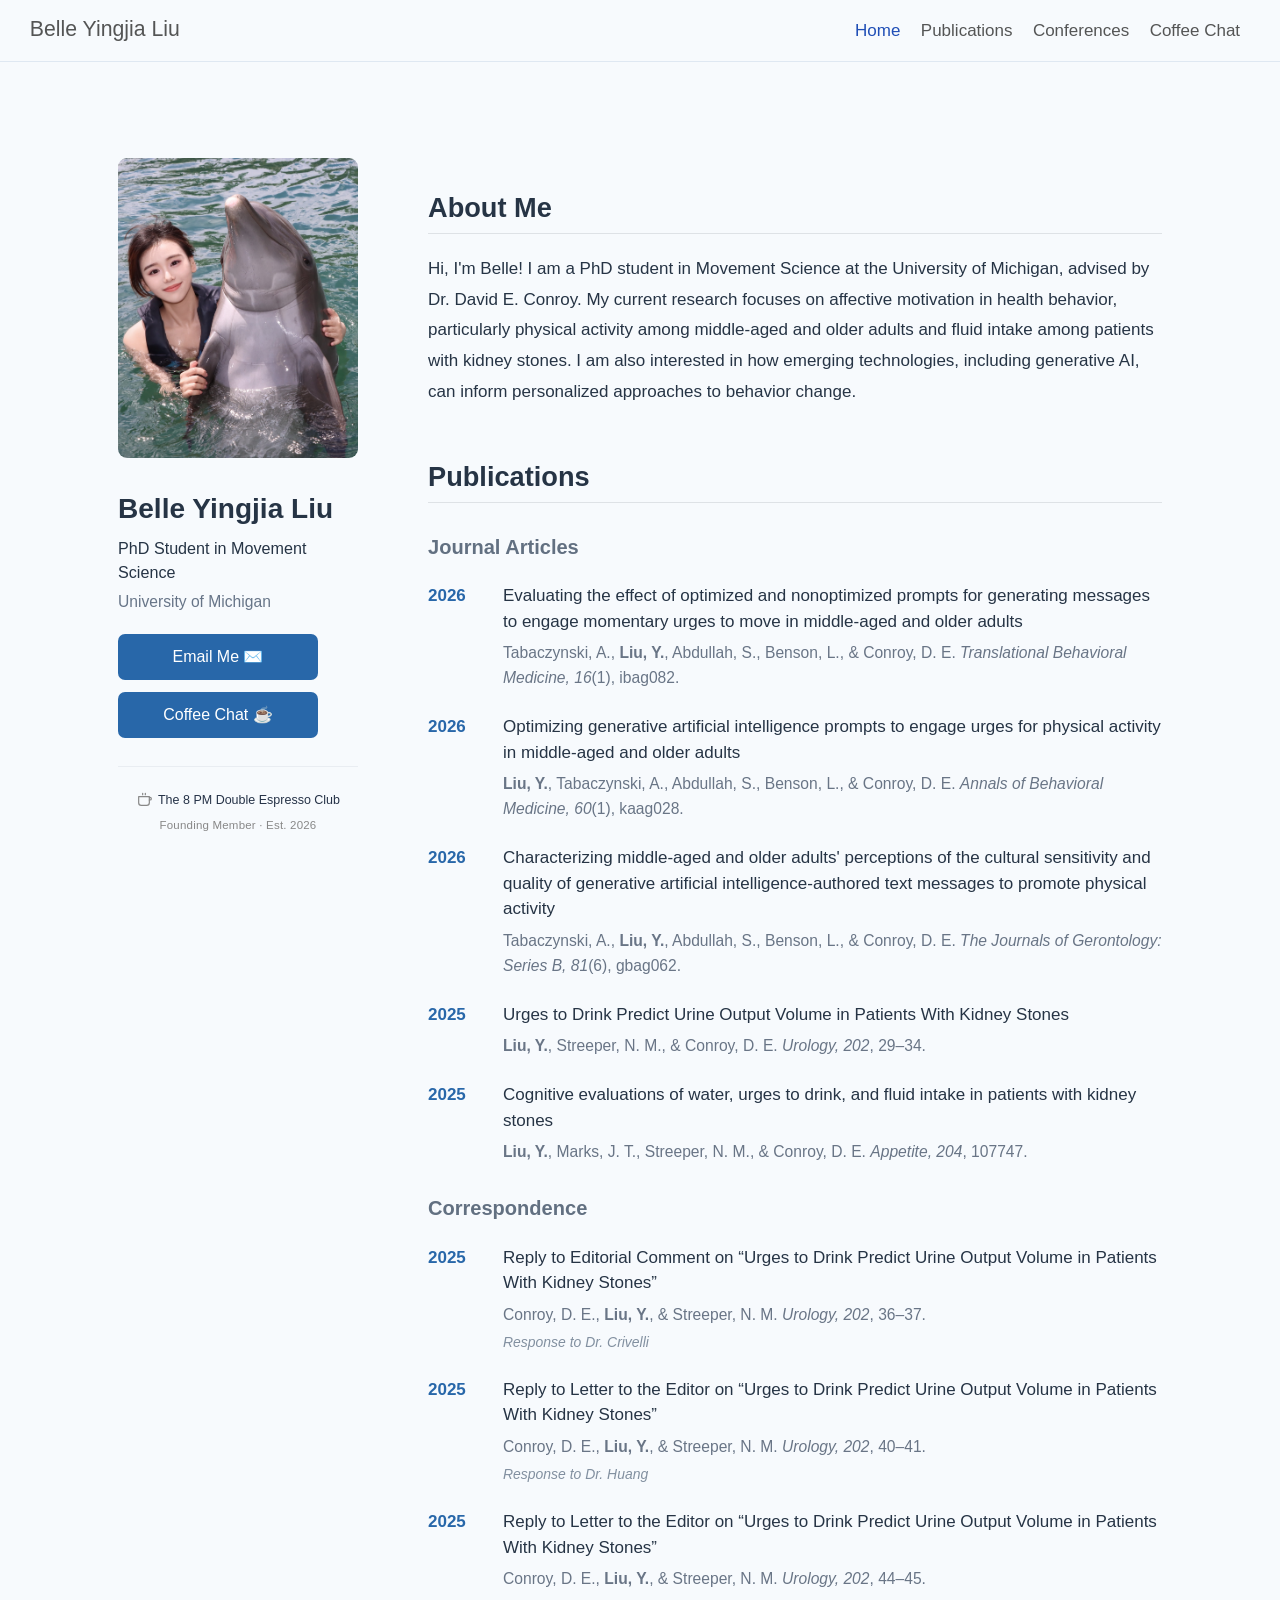
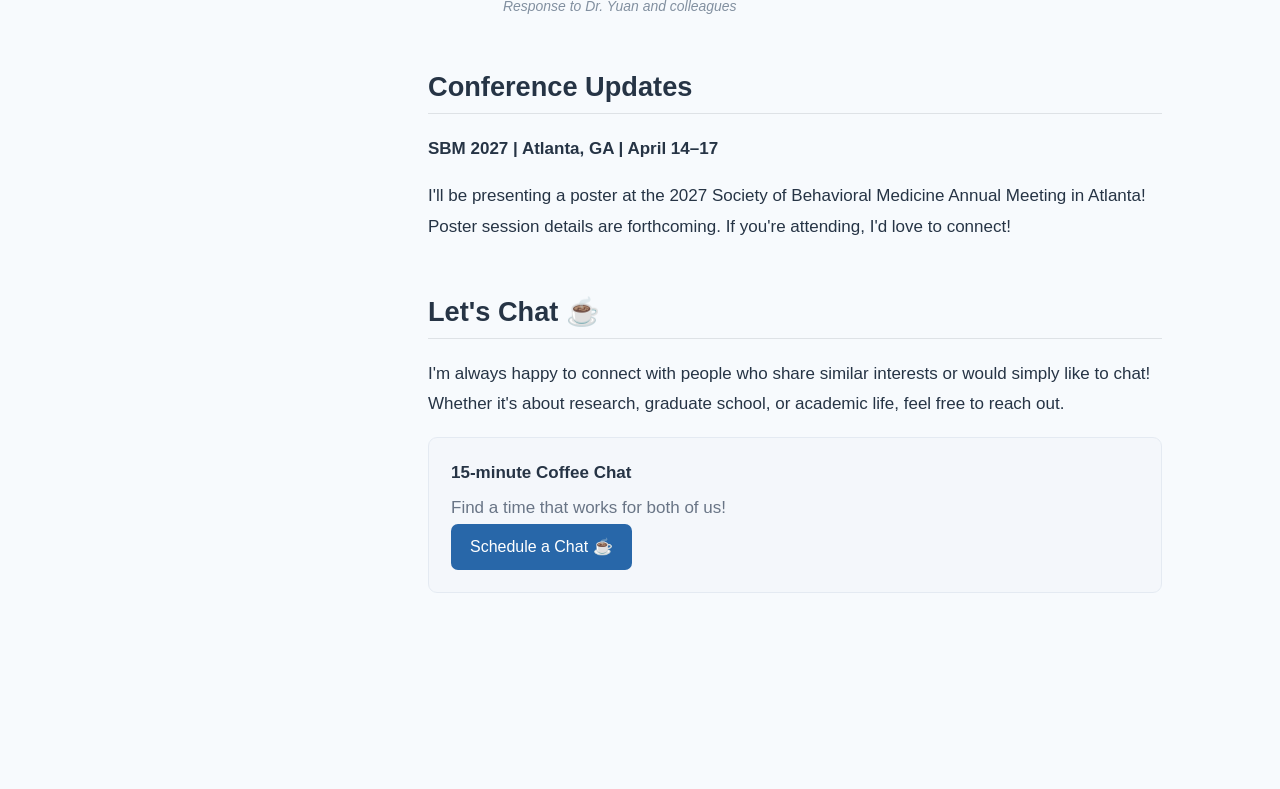
<file: index.html>
<!DOCTYPE html>
<html xmlns="http://www.w3.org/1999/xhtml" lang="en" xml:lang="en"><head>

<meta charset="utf-8">
<meta name="generator" content="quarto-1.11.9">

<meta name="viewport" content="width=device-width, initial-scale=1.0, user-scalable=yes">


<title>Belle Yingjia Liu</title>
<style>
/* Default styles provided by pandoc.
** See https://pandoc.org/MANUAL.html#variables-for-html for config info.
*/
span.smallcaps{font-variant: small-caps;}
div.columns{display: flex; gap: 1.5em;}
div.column{flex: auto;}
@media screen {
div.columns{gap: min(4vw, 1.5em);}
div.column{overflow-x: auto;}
}
div.hanging-indent{margin-left: 1.5em; text-indent: -1.5em;}
ul.task-list{list-style: none;}
ul.task-list li input[type="checkbox"] {
  width: 0.8em;
  margin: 0 0.8em 0.2em -1em; /* quarto-specific, see https://github.com/quarto-dev/quarto-cli/issues/4556 */ 
  vertical-align: middle;
}
</style>


<script src="site_libs/quarto-nav/quarto-nav.js"></script>
<script src="site_libs/quarto-nav/headroom.min.js"></script>
<script src="site_libs/clipboard/clipboard.min.js"></script>
<script src="site_libs/quarto-html/quarto.js" type="module"></script>
<script src="site_libs/quarto-html/tabsets/tabsets.js" type="module"></script>
<script src="site_libs/quarto-html/scrollable-regions/scrollable-regions.js" type="module"></script>
<script src="site_libs/quarto-html/popper.min.js"></script>
<script src="site_libs/quarto-html/tippy.umd.min.js"></script>
<script src="site_libs/quarto-html/anchor.min.js"></script>
<link href="site_libs/quarto-html/tippy.css" rel="stylesheet">
<link href="site_libs/quarto-html/quarto-syntax-highlighting-63b5708e65d6cd79cd7618c58d0c21e7.css" rel="stylesheet" id="quarto-text-highlighting-styles">
<script src="site_libs/bootstrap/bootstrap.min.js"></script>
<link href="site_libs/bootstrap/bootstrap-icons.css" rel="stylesheet">
<link href="site_libs/bootstrap/bootstrap-d31a0c91b01e363be7b7a36e602e2c70.min.css" rel="stylesheet" append-hash="true" id="quarto-bootstrap" data-mode="light">
<script id="quarto-search-options" type="application/json">{
  "language": {
    "search-no-results-text": "No results",
    "search-matching-documents-text": "matching documents",
    "search-copy-link-title": "Copy link to search",
    "search-hide-matches-text": "Hide additional matches",
    "search-more-match-text": "more match in this document",
    "search-more-matches-text": "more matches in this document",
    "search-clear-button-title": "Clear",
    "search-text-placeholder": "",
    "search-detached-cancel-button-title": "Cancel",
    "search-submit-button-title": "Submit",
    "search-label": "Search"
  }
}</script>


<link rel="stylesheet" href="styles.css">
</head>

<body class="nav-fixed quarto-light"><a id="quarto-skip-link" class="visually-hidden-focusable" href="#quarto-document-content">Skip to main content</a>

<div id="quarto-search-results"></div>
  <header id="quarto-header" class="headroom fixed-top">
    <nav class="navbar navbar-expand-lg " data-bs-theme="dark" aria-label="Site">
      <div class="navbar-container container-fluid">
      <div class="navbar-brand-container mx-auto">
    <a class="navbar-brand" href="./index.html">
    <span class="navbar-title">Belle Yingjia Liu</span>
    </a>
  </div>
          <button class="navbar-toggler" type="button" data-bs-toggle="collapse" data-bs-target="#navbarCollapse" aria-controls="navbarCollapse" aria-expanded="false" aria-label="Toggle navigation" onclick="if (window.quartoToggleHeadroom) { window.quartoToggleHeadroom(); }">
  <span class="navbar-toggler-icon"></span>
</button>
          <div class="collapse navbar-collapse" id="navbarCollapse">
            <ul class="navbar-nav navbar-nav-scroll ms-auto">
  <li class="nav-item">
    <a class="nav-link active" href="./index.html" aria-current="page"> 
<span class="menu-text">Home</span></a>
  </li>  
  <li class="nav-item">
    <a class="nav-link" href="./index.html#publications"> 
<span class="menu-text">Publications</span></a>
  </li>  
  <li class="nav-item">
    <a class="nav-link" href="./index.html#conferences"> 
<span class="menu-text">Conferences</span></a>
  </li>  
  <li class="nav-item">
    <a class="nav-link" href="./index.html#coffee-chat"> 
<span class="menu-text">Coffee Chat</span></a>
  </li>  
</ul>
          </div> <!-- /navcollapse -->
            <div class="quarto-navbar-tools">
</div>
      </div> <!-- /container-fluid -->
    </nav>
</header>
<!-- content -->
<div id="quarto-content" class="quarto-container page-columns page-rows-contents page-layout-full page-navbar">
<!-- sidebar -->
<!-- margin-sidebar -->
    
<!-- main -->
<main class="content column-page" id="quarto-document-content" tabindex="-1">

<header id="title-block-header" class="quarto-title-block default">
<div class="quarto-title">
<h1 class="title">Belle Yingjia Liu</h1>
</div>



<div class="quarto-title-meta column-page">

    
  
    
  </div>
  


</header>


<div class="academic-layout">

  <div class="profile-sidebar">
    <img src="images/profile.jpg" alt="Belle Yingjia Liu" class="profile-photo">

    <h1>Belle Yingjia Liu</h1>
    <p class="position">PhD Student in Movement Science</p>
    <p class="affiliation">University of Michigan</p>


    <div class="contact-actions">
    <a href="mailto:belleliu@umich.edu" class="coffee-button">
        Email Me ✉️ 
    </a>

    <a href="#coffee-chat" class="coffee-button">
        Coffee Chat ☕ 
    </a>
    </div>

    <div class="espresso-club">
    <div class="espresso-title">
        <svg xmlns="http://www.w3.org/2000/svg" width="20" height="20" viewbox="0 0 24 24" fill="none" stroke="currentColor" stroke-width="1.8" stroke-linecap="round" stroke-linejoin="round">
        <path d="M10 2v2M14 2v2"></path>
        <path d="M4 7h16v9a4 4 0 0 1-4 4H8a4 4 0 0 1-4-4V7Z"></path>
        <path d="M20 8h1a2 2 0 0 1 0 4h-1"></path>
        </svg>
        <span>The 8 PM Double Espresso Club</span>
    </div>

    <div class="espresso-subtitle">
        Founding Member · Est. 2026
    </div>
    </div>

  </div>

  <div class="academic-content">

    <section id="about">
    <h2 class="anchored">About Me</h2>
    <p>
        Hi, I'm Belle!
        I am a PhD student in Movement Science at the University of Michigan, advised by Dr. David E. Conroy. My current research focuses on affective motivation in health behavior, particularly physical activity among middle-aged and older adults and fluid intake among patients with kidney stones. I am also interested in how emerging technologies, including generative AI, can inform personalized approaches to behavior change.
    </p>
    </section>

    <section id="publications">
    <h2 class="anchored">Publications</h2>

    <h3 class="publication-group-heading anchored">Journal Articles</h3>

    <div class="publication">
    <span class="year">2026</span>
    <div>
        <strong>
        <a href="https://doi.org/10.1093/tbm/ibag082">
            Evaluating the effect of optimized and nonoptimized
            prompts for generating messages to engage momentary
            urges to move in middle-aged and older adults
        </a>
        </strong>
        <p>
        Tabaczynski, A., <strong>Liu, Y.</strong>,
        Abdullah, S., Benson, L., &amp; Conroy, D. E.
        <em>Translational Behavioral Medicine, 16</em>(1),
        ibag082.
        </p>
    </div>
    </div>

    <div class="publication">
        <span class="year">2026</span>
        <div>
        <strong>
            <a href="https://doi.org/10.1093/abm/kaag028">
            Optimizing generative artificial intelligence
            prompts to engage urges for physical activity
            in middle-aged and older adults
            </a>
        </strong>
        <p>
            <strong>Liu, Y.</strong>, Tabaczynski, A.,
            Abdullah, S., Benson, L., &amp; Conroy, D. E.
            <em>Annals of Behavioral Medicine, 60</em>(1),
            kaag028.
        </p>
        </div>
    </div>

    <div class="publication">
        <span class="year">2026</span>
        <div>
        <strong>
            <a href="https://doi.org/10.1093/geronb/gbag062">
            Characterizing middle-aged and older adults'
            perceptions of the cultural sensitivity and
            quality of generative artificial
            intelligence-authored text messages to
            promote physical activity
            </a>
        </strong>
        <p>
            Tabaczynski, A., <strong>Liu, Y.</strong>,
            Abdullah, S., Benson, L., &amp; Conroy, D. E.
            <em>The Journals of Gerontology: Series B,
            81</em>(6), gbag062.
        </p>
        </div>
    </div>

    <div class="publication">
        <span class="year">2025</span>
        <div>
        <strong>
            <a href="https://doi.org/10.1016/j.urology.2025.04.035">
            Urges to Drink Predict Urine Output Volume
            in Patients With Kidney Stones
            </a>
        </strong>
        <p>
            <strong>Liu, Y.</strong>, Streeper, N. M.,
            &amp; Conroy, D. E.
            <em>Urology, 202</em>, 29–34.
        </p>
        </div>
    </div>

    <div class="publication">
        <span class="year">2025</span>
        <div>
        <strong>
            <a href="https://doi.org/10.1016/j.appet.2024.107747">
            Cognitive evaluations of water, urges to drink,
            and fluid intake in patients with kidney stones
            </a>
        </strong>
        <p>
            <strong>Liu, Y.</strong>, Marks, J. T.,
            Streeper, N. M., &amp; Conroy, D. E.
            <em>Appetite, 204</em>, 107747.
        </p>
        </div>
    </div>

    <h3 class="publication-group-heading anchored">Correspondence</h3>

    <div class="publication">
        <span class="year">2025</span>
        <div>
        <strong>
            <a href="https://doi.org/10.1016/j.urology.2025.05.055">
            Reply to Editorial Comment on
            “Urges to Drink Predict Urine Output Volume
            in Patients With Kidney Stones”
            </a>
        </strong>
        <p>
            Conroy, D. E., <strong>Liu, Y.</strong>,
            &amp; Streeper, N. M.
            <em>Urology, 202</em>, 36–37.
        </p>
        <p class="reply-context">
            Response to Dr. Crivelli
        </p>
        </div>
    </div>

    <div class="publication">
        <span class="year">2025</span>
        <div>
        <strong>
            <a href="https://doi.org/10.1016/j.urology.2025.05.049">
            Reply to Letter to the Editor on
            “Urges to Drink Predict Urine Output Volume
            in Patients With Kidney Stones”
            </a>
        </strong>
        <p>
            Conroy, D. E., <strong>Liu, Y.</strong>,
            &amp; Streeper, N. M.
            <em>Urology, 202</em>, 40–41.
        </p>
        <p class="reply-context">
            Response to Dr. Huang
        </p>
        </div>
    </div>

    <div class="publication">
        <span class="year">2025</span>
        <div>
        <strong>
            <a href="https://doi.org/10.1016/j.urology.2025.05.054">
            Reply to Letter to the Editor on
            “Urges to Drink Predict Urine Output Volume
            in Patients With Kidney Stones”
            </a>
        </strong>
        <p>
            Conroy, D. E., <strong>Liu, Y.</strong>,
            &amp; Streeper, N. M.
            <em>Urology, 202</em>, 44–45.
        </p>
        <p class="reply-context">
            Response to Dr. Yuan and colleagues
        </p>
        </div>
    </div>

    </section>


    
    <section id="conferences">
    <h2 class="anchored">Conference Updates</h2>

    <p>
        <strong>SBM 2027 | Atlanta, GA | April 14–17</strong>
    </p>

    <p>
        I'll be presenting a poster at the 2027
        Society of Behavioral Medicine Annual Meeting
        in Atlanta! Poster session details are
        forthcoming. If you're attending,
        I'd love to connect!
    </p>
    </section>

    
    <section id="coffee-chat">
    <h2 class="anchored">Let's Chat ☕</h2>

    <p>
        I'm always happy to connect with people
        who share similar interests or would simply
        like to chat! Whether it's about research,
        graduate school, or academic life,
        feel free to reach out.
    </p>

    <div class="booking-card">
        <strong>15-minute Coffee Chat</strong>
        <p>
        Find a time that works for both of us!
        </p>

        <a href="https://calendar.app.google/J6MBMB7j5QumhRT88" target="_blank" rel="noopener noreferrer" class="coffee-button">
        Schedule a Chat ☕
        </a>
    </div>
    </section>

  </div>
</div>



</main> <!-- /main -->
<script id="quarto-html-after-body" type="application/javascript">
  window.document.addEventListener("DOMContentLoaded", function (event) {
    const icon = "";
    const anchorJS = new window.AnchorJS();
    anchorJS.options = {
      placement: 'right',
      icon: icon
    };
    anchorJS.add('.anchored');
    const isCodeAnnotation = (el) => {
      for (const clz of el.classList) {
        if (clz.startsWith('code-annotation-')) {                     
          return true;
        }
      }
      return false;
    }
    const onCopySuccess = function(e) {
      // button target
      const button = e.trigger;
      // don't keep focus
      button.blur();
      // flash "checked"
      button.classList.add('code-copy-button-checked');
      var currentTitle = button.getAttribute("title");
      button.setAttribute("title", "Copied!");
      let tooltip;
      if (window.bootstrap) {
        button.setAttribute("data-bs-toggle", "tooltip");
        button.setAttribute("data-bs-placement", "left");
        button.setAttribute("data-bs-title", "Copied!");
        tooltip = new bootstrap.Tooltip(button, 
          { trigger: "manual", 
            customClass: "code-copy-button-tooltip",
            offset: [0, -8]});
        tooltip.show();    
      }
      setTimeout(function() {
        if (tooltip) {
          tooltip.hide();
          button.removeAttribute("data-bs-title");
          button.removeAttribute("data-bs-toggle");
          button.removeAttribute("data-bs-placement");
        }
        button.setAttribute("title", currentTitle);
        button.classList.remove('code-copy-button-checked');
      }, 1000);
      // clear code selection
      e.clearSelection();
    }
    const getTextToCopy = function(trigger) {
      const outerScaffold = trigger.parentElement.cloneNode(true);
      const codeEl = outerScaffold.querySelector('code');
      for (const childEl of codeEl.children) {
        if (isCodeAnnotation(childEl)) {
          childEl.remove();
        }
      }
      return codeEl.innerText;
    }
    const clipboard = new window.ClipboardJS('.code-copy-button:not([data-in-quarto-modal])', {
      text: getTextToCopy
    });
    clipboard.on('success', onCopySuccess);
    if (window.document.getElementById('quarto-embedded-source-code-modal')) {
      const clipboardModal = new window.ClipboardJS('.code-copy-button[data-in-quarto-modal]', {
        text: getTextToCopy,
        container: window.document.getElementById('quarto-embedded-source-code-modal')
      });
      clipboardModal.on('success', onCopySuccess);
    }
      var localhostRegex = new RegExp(/^(?:http|https):\/\/localhost\:?[0-9]*\//);
      var mailtoRegex = new RegExp(/^mailto:/);
        var filterRegex = new RegExp("https:\/\/yingjialiu\.com");
      var isInternal = (href) => {
          return filterRegex.test(href) || localhostRegex.test(href) || mailtoRegex.test(href);
      }
      // Inspect non-navigation links and adorn them if external
      window.quartoDecorateExternalLinks = function (root) {
     var links = (root || window.document).querySelectorAll('a[href]:not(.nav-link):not(.navbar-brand):not(.toc-action):not(.sidebar-link):not(.sidebar-item-toggle):not(.pagination-link):not(.no-external):not([aria-hidden]):not(.dropdown-item):not(.quarto-navigation-tool):not(.about-link)');
      for (var i=0; i<links.length; i++) {
        const link = links[i];
        if (!isInternal(link.href)) {
          // undo the damage that might have been done by quarto-nav.js in the case of
          // links that we want to consider external
          if (link.dataset.originalHref !== undefined) {
            link.href = link.dataset.originalHref;
          }
          if (!link.classList.contains('no-external-icon')) {
          }
        }
      }
      };
      window.quartoDecorateExternalLinks(window.document);
    // Esc closes the popup (WCAG 1.4.13) and focus leaving both trigger and
    // popup closes it (WCAG 2.4.11); tippy handles neither for interactive popups.
    const hideOnEscAndFocusOut = {
      name: 'hideOnEscAndFocusOut',
      defaultValue: true,
      fn(instance) {
        const dismiss = () => {
          // A show scheduled by the trigger delay would otherwise reopen it
          instance.clearDelayTimeouts();
          instance.hide();
        };
        const onKeyDown = (event) => {
          if (event.key !== 'Escape') {
            return;
          }
          // Keep Esc from also reaching page handlers (e.g. reveal.js overview),
          // except an open reveal.js slide menu, which Esc should close too.
          // The menu handles keys only when its keyboard option is on.
          const menuHandlesEsc = window.Reveal?.getPlugin?.('menu')?.isOpen() &&
            window.Reveal.getConfig().menu?.keyboard !== false;
          if (!menuHandlesEsc) {
            event.stopPropagation();
          }
          if (instance.popper.contains(window.document.activeElement)) {
            // Disabled while refocusing so the focus trigger does not reopen it
            instance.disable();
            instance.reference.focus();
            instance.enable();
          }
          dismiss();
        };
        const onFocusOut = (event) => {
          const target = event.relatedTarget;
          if (target && !instance.reference.contains(target) &&
              !instance.popper.contains(target)) {
            dismiss();
          }
        };
        // On the trigger too: a click trigger (code-annotations: select) has no
        // blur handling. Attached for the instance's lifetime so leaving the
        // trigger also cancels a show still pending on the trigger delay.
        instance.reference.addEventListener('focusout', onFocusOut);
        return {
          onShow() {
            window.document.addEventListener('keydown', onKeyDown, true);
            instance.popper.addEventListener('focusout', onFocusOut);
          },
          onHide() {
            window.document.removeEventListener('keydown', onKeyDown, true);
            instance.popper.removeEventListener('focusout', onFocusOut);
          },
          onDestroy() {
            instance.reference.removeEventListener('focusout', onFocusOut);
          },
        };
      },
    };
    function tippyHover(el, contentFn, onTriggerFn, onUntriggerFn) {
      const config = {
        allowHTML: true,
        maxWidth: 500,
        delay: 100,
        arrow: false,
        appendTo: function(el) {
            return el.parentElement;
        },
        interactive: true,
        interactiveBorder: 10,
        theme: 'quarto',
        placement: 'bottom-start',
        plugins: [hideOnEscAndFocusOut],
      };
      if (contentFn) {
        config.content = contentFn;
      }
      if (onTriggerFn) {
        config.onTrigger = onTriggerFn;
      }
      if (onUntriggerFn) {
        config.onUntrigger = onUntriggerFn;
      }
      window.tippy(el, config); 
    }
    const noterefs = window.document.querySelectorAll('a[role="doc-noteref"]');
    for (var i=0; i<noterefs.length; i++) {
      const ref = noterefs[i];
      tippyHover(ref, function() {
        // use id or data attribute instead here
        let href = ref.getAttribute('data-footnote-href') || ref.getAttribute('href');
        try { href = new URL(href).hash; } catch {}
        const id = href.replace(/^#\/?/, "");
        const note = window.document.getElementById(id);
        if (note) {
          return note.innerHTML;
        } else {
          return "";
        }
      });
    }
    const xrefs = window.document.querySelectorAll('a.quarto-xref');
    const processXRef = (id, note) => {
      // Strip column container classes
      const stripColumnClz = (el) => {
        el.classList.remove("page-full", "page-columns");
        if (el.children) {
          for (const child of el.children) {
            stripColumnClz(child);
          }
        }
      }
      stripColumnClz(note)
      if (id === null || id.startsWith('sec-')) {
        // Special case sections, only their first couple elements
        const container = document.createElement("div");
        if (note.children && note.children.length > 2) {
          container.appendChild(note.children[0].cloneNode(true));
          for (let i = 1; i < note.children.length; i++) {
            const child = note.children[i];
            if (child.tagName === "P" && child.innerText === "") {
              continue;
            } else {
              container.appendChild(child.cloneNode(true));
              break;
            }
          }
          if (window.Quarto?.typesetMath) {
            window.Quarto.typesetMath(container);
          }
          return container.innerHTML
        } else {
          if (window.Quarto?.typesetMath) {
            window.Quarto.typesetMath(note);
          }
          return note.innerHTML;
        }
      } else {
        // Remove any anchor links if they are present
        const anchorLink = note.querySelector('a.anchorjs-link');
        if (anchorLink) {
          anchorLink.remove();
        }
        if (window.Quarto?.typesetMath) {
          window.Quarto.typesetMath(note);
        }
        if (note.classList.contains("callout")) {
          return note.outerHTML;
        } else {
          return note.innerHTML;
        }
      }
    }
    for (var i=0; i<xrefs.length; i++) {
      const xref = xrefs[i];
      tippyHover(xref, undefined, function(instance) {
        instance.disable();
        let url = xref.getAttribute('href');
        let hash = undefined; 
        if (url.startsWith('#')) {
          hash = url;
        } else {
          try { hash = new URL(url).hash; } catch {}
        }
        if (hash) {
          const id = hash.replace(/^#\/?/, "");
          const note = window.document.getElementById(id);
          if (note !== null) {
            try {
              const html = processXRef(id, note.cloneNode(true));
              instance.setContent(html);
            } finally {
              instance.enable();
              instance.show();
            }
          } else {
            // See if we can fetch this
            fetch(url.split('#')[0])
            .then(res => res.text())
            .then(html => {
              const parser = new DOMParser();
              const htmlDoc = parser.parseFromString(html, "text/html");
              const note = htmlDoc.getElementById(id);
              if (note !== null) {
                const html = processXRef(id, note);
                instance.setContent(html);
              } 
            }).finally(() => {
              instance.enable();
              instance.show();
            });
          }
        } else {
          // See if we can fetch a full url (with no hash to target)
          // This is a special case and we should probably do some content thinning / targeting
          fetch(url)
          .then(res => res.text())
          .then(html => {
            const parser = new DOMParser();
            const htmlDoc = parser.parseFromString(html, "text/html");
            const note = htmlDoc.querySelector('main.content');
            if (note !== null) {
              // This should only happen for chapter cross references
              // (since there is no id in the URL)
              // remove the first header
              if (note.children.length > 0 && note.children[0].tagName === "HEADER") {
                note.children[0].remove();
              }
              const html = processXRef(null, note);
              instance.setContent(html);
            } 
          }).finally(() => {
            instance.enable();
            instance.show();
          });
        }
      }, function(instance) {
      });
    }
        let selectedAnnoteEl;
        const selectorForAnnotation = ( cell, annotation) => {
          let cellAttr = 'data-code-cell="' + cell + '"';
          let lineAttr = 'data-code-annotation="' +  annotation + '"';
          const selector = 'span[' + cellAttr + '][' + lineAttr + ']';
          return selector;
        }
        const selectCodeLines = (annoteEl) => {
          const doc = window.document;
          const targetCell = annoteEl.getAttribute("data-target-cell");
          const targetAnnotation = annoteEl.getAttribute("data-target-annotation");
          const annoteSpan = window.document.querySelector(selectorForAnnotation(targetCell, targetAnnotation));
          const lines = annoteSpan.getAttribute("data-code-lines").split(",");
          const lineIds = lines.map((line) => {
            return targetCell + "-" + line;
          })
          // Each band is positioned against its own containing block, which is
          // not the offsetParent of the lines, so place it from client rects.
          const placeBand = (band, firstEl, lastEl, codeBlock) => {
            const container = band.offsetParent;
            if (container === null) {
              return;
            }
            const containerRect = container.getBoundingClientRect();
            // Reveal.js scales slides with a transform, so convert client
            // pixels back to the CSS pixels of the container.
            const scale = containerRect.height / container.offsetHeight || 1;
            const firstRect = firstEl.getBoundingClientRect();
            const lastRect = lastEl.getBoundingClientRect();
            const top = (firstRect.top - containerRect.top) / scale - container.clientTop + container.scrollTop;
            const height = (lastRect.bottom - firstRect.top) / scale;
            band.style.top = top - 2 + "px";
            band.style.height = height + 4 + "px";
            if (codeBlock) {
              // Without the copy button wrapper, the containing block is wider
              // than the code block, so span the code block explicitly.
              const blockRect = codeBlock.getBoundingClientRect();
              band.style.left = (blockRect.left - containerRect.left) / scale - container.clientLeft + container.scrollLeft + "px";
              band.style.width = blockRect.width / scale + "px";
            }
          };
          if (lineIds.length > 0) {
            const el = window.document.getElementById(lineIds[0]);
            const lastEl = window.document.getElementById(lineIds[lineIds.length - 1]);
            const parent = el.parentElement.parentElement;
            // cook up a div (if necessary) and position it
            let div = window.document.getElementById("code-annotation-line-highlight");
            if (div === null) {
              div = window.document.createElement("div");
              div.setAttribute("id", "code-annotation-line-highlight");
              div.style.position = 'absolute';
              parent.appendChild(div);
            }
            placeBand(div, el, lastEl, parent.closest("div.sourceCode") || parent);
            let gutterDiv = window.document.getElementById("code-annotation-line-highlight-gutter");
            if (gutterDiv === null) {
              gutterDiv = window.document.createElement("div");
              gutterDiv.setAttribute("id", "code-annotation-line-highlight-gutter");
              gutterDiv.style.position = 'absolute';
              const codeCell = window.document.getElementById(targetCell);
              const gutter = codeCell.querySelector('.code-annotation-gutter');
              gutter.appendChild(gutterDiv);
            }
            placeBand(gutterDiv, el, lastEl);
            selectedAnnoteEl = annoteEl;
          }
        };
        const unselectCodeLines = () => {
          const elementsIds = ["code-annotation-line-highlight", "code-annotation-line-highlight-gutter"];
          elementsIds.forEach((elId) => {
            const div = window.document.getElementById(elId);
            if (div) {
              div.remove();
            }
          });
          selectedAnnoteEl = undefined;
        };
          // Handle positioning of the toggle
      window.addEventListener(
        "resize",
        throttle(() => {
          elRect = undefined;
          if (selectedAnnoteEl) {
            selectCodeLines(selectedAnnoteEl);
          }
        }, 10)
      );
      function throttle(fn, ms) {
      let throttle = false;
      let timer;
        return (...args) => {
          if(!throttle) { // first call gets through
              fn.apply(this, args);
              throttle = true;
          } else { // all the others get throttled
              if(timer) clearTimeout(timer); // cancel #2
              timer = setTimeout(() => {
                fn.apply(this, args);
                timer = throttle = false;
              }, ms);
          }
        };
      }
        // Attach click handler to the DT
        const annoteDls = window.document.querySelectorAll('dt[data-target-cell]');
        for (const annoteDlNode of annoteDls) {
          annoteDlNode.addEventListener('click', (event) => {
            const clickedEl = event.target;
            if (clickedEl !== selectedAnnoteEl) {
              unselectCodeLines();
              const activeEl = window.document.querySelector('dt[data-target-cell].code-annotation-active');
              if (activeEl) {
                activeEl.classList.remove('code-annotation-active');
              }
              selectCodeLines(clickedEl);
              clickedEl.classList.add('code-annotation-active');
            } else {
              // Unselect the line
              unselectCodeLines();
              clickedEl.classList.remove('code-annotation-active');
            }
          });
        }
    const findCites = (el) => {
      const parentEl = el.parentElement;
      if (parentEl) {
        const cites = parentEl.dataset.cites;
        if (cites) {
          return {
            el,
            cites: cites.split(' ')
          };
        } else {
          return findCites(el.parentElement)
        }
      } else {
        return undefined;
      }
    };
    var bibliorefs = window.document.querySelectorAll('a[role="doc-biblioref"]');
    for (var i=0; i<bibliorefs.length; i++) {
      const ref = bibliorefs[i];
      const citeInfo = findCites(ref);
      if (citeInfo) {
        tippyHover(citeInfo.el, function() {
          var popup = window.document.createElement('div');
          citeInfo.cites.forEach(function(cite) {
            var citeDiv = window.document.createElement('div');
            citeDiv.classList.add('hanging-indent');
            citeDiv.classList.add('csl-entry');
            var biblioDiv = window.document.getElementById('ref-' + cite);
            if (biblioDiv) {
              citeDiv.innerHTML = biblioDiv.innerHTML;
            }
            popup.appendChild(citeDiv);
          });
          return popup.innerHTML;
        });
      }
    }
  });
  </script>
  <script type="application/javascript">
  window.quartoScrollableRegionsLabels = {"code":"Scrollable code","output":"Scrollable output"};
  </script>
</div> <!-- /content -->




</body></html>
</file>
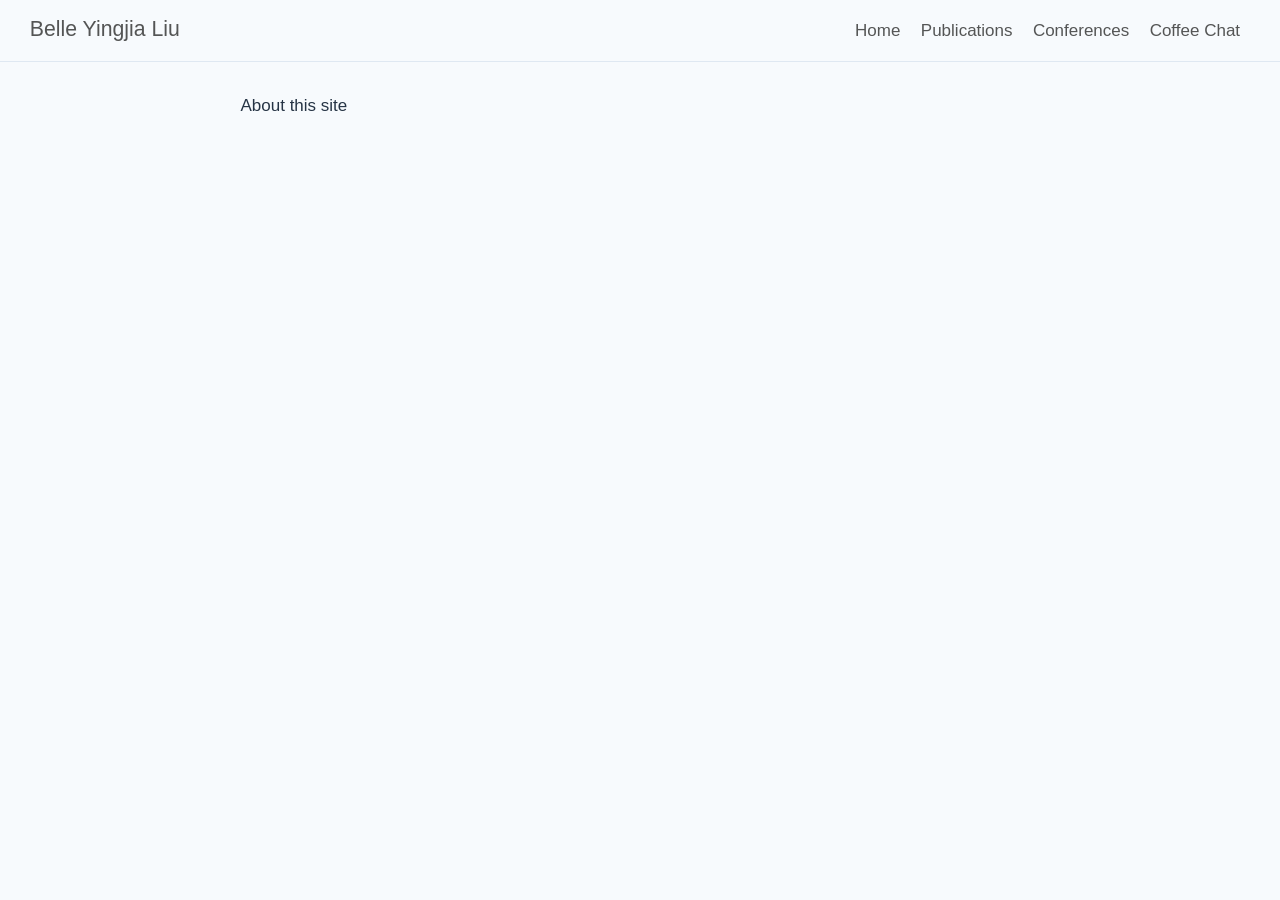
<file: about.html>
<!DOCTYPE html>
<html xmlns="http://www.w3.org/1999/xhtml" lang="en" xml:lang="en"><head>

<meta charset="utf-8">
<meta name="generator" content="quarto-1.11.9">

<meta name="viewport" content="width=device-width, initial-scale=1.0, user-scalable=yes">


<title>About – Belle Yingjia Liu</title>
<style>
/* Default styles provided by pandoc.
** See https://pandoc.org/MANUAL.html#variables-for-html for config info.
*/
span.smallcaps{font-variant: small-caps;}
div.columns{display: flex; gap: 1.5em;}
div.column{flex: auto;}
@media screen {
div.columns{gap: min(4vw, 1.5em);}
div.column{overflow-x: auto;}
}
div.hanging-indent{margin-left: 1.5em; text-indent: -1.5em;}
ul.task-list{list-style: none;}
ul.task-list li input[type="checkbox"] {
  width: 0.8em;
  margin: 0 0.8em 0.2em -1em; /* quarto-specific, see https://github.com/quarto-dev/quarto-cli/issues/4556 */ 
  vertical-align: middle;
}
</style>


<script src="site_libs/quarto-nav/quarto-nav.js"></script>
<script src="site_libs/quarto-nav/headroom.min.js"></script>
<script src="site_libs/clipboard/clipboard.min.js"></script>
<script src="site_libs/quarto-html/quarto.js" type="module"></script>
<script src="site_libs/quarto-html/tabsets/tabsets.js" type="module"></script>
<script src="site_libs/quarto-html/scrollable-regions/scrollable-regions.js" type="module"></script>
<script src="site_libs/quarto-html/popper.min.js"></script>
<script src="site_libs/quarto-html/tippy.umd.min.js"></script>
<script src="site_libs/quarto-html/anchor.min.js"></script>
<link href="site_libs/quarto-html/tippy.css" rel="stylesheet">
<link href="site_libs/quarto-html/quarto-syntax-highlighting-63b5708e65d6cd79cd7618c58d0c21e7.css" rel="stylesheet" id="quarto-text-highlighting-styles">
<script src="site_libs/bootstrap/bootstrap.min.js"></script>
<link href="site_libs/bootstrap/bootstrap-icons.css" rel="stylesheet">
<link href="site_libs/bootstrap/bootstrap-d31a0c91b01e363be7b7a36e602e2c70.min.css" rel="stylesheet" append-hash="true" id="quarto-bootstrap" data-mode="light">
<script id="quarto-search-options" type="application/json">{
  "language": {
    "search-no-results-text": "No results",
    "search-matching-documents-text": "matching documents",
    "search-copy-link-title": "Copy link to search",
    "search-hide-matches-text": "Hide additional matches",
    "search-more-match-text": "more match in this document",
    "search-more-matches-text": "more matches in this document",
    "search-clear-button-title": "Clear",
    "search-text-placeholder": "",
    "search-detached-cancel-button-title": "Cancel",
    "search-submit-button-title": "Submit",
    "search-label": "Search"
  }
}</script>


<link rel="stylesheet" href="styles.css">
</head>

<body class="nav-fixed fullcontent quarto-light"><a id="quarto-skip-link" class="visually-hidden-focusable" href="#quarto-document-content">Skip to main content</a>

<div id="quarto-search-results"></div>
  <header id="quarto-header" class="headroom fixed-top">
    <nav class="navbar navbar-expand-lg " data-bs-theme="dark" aria-label="Site">
      <div class="navbar-container container-fluid">
      <div class="navbar-brand-container mx-auto">
    <a class="navbar-brand" href="./index.html">
    <span class="navbar-title">Belle Yingjia Liu</span>
    </a>
  </div>
          <button class="navbar-toggler" type="button" data-bs-toggle="collapse" data-bs-target="#navbarCollapse" aria-controls="navbarCollapse" aria-expanded="false" aria-label="Toggle navigation" onclick="if (window.quartoToggleHeadroom) { window.quartoToggleHeadroom(); }">
  <span class="navbar-toggler-icon"></span>
</button>
          <div class="collapse navbar-collapse" id="navbarCollapse">
            <ul class="navbar-nav navbar-nav-scroll ms-auto">
  <li class="nav-item">
    <a class="nav-link" href="./index.html"> 
<span class="menu-text">Home</span></a>
  </li>  
  <li class="nav-item">
    <a class="nav-link" href="./index.html#publications"> 
<span class="menu-text">Publications</span></a>
  </li>  
  <li class="nav-item">
    <a class="nav-link" href="./index.html#conferences"> 
<span class="menu-text">Conferences</span></a>
  </li>  
  <li class="nav-item">
    <a class="nav-link" href="./index.html#coffee-chat"> 
<span class="menu-text">Coffee Chat</span></a>
  </li>  
</ul>
          </div> <!-- /navcollapse -->
            <div class="quarto-navbar-tools">
</div>
      </div> <!-- /container-fluid -->
    </nav>
</header>
<!-- content -->
<div id="quarto-content" class="quarto-container page-columns page-rows-contents page-layout-article page-navbar">
<!-- sidebar -->
<!-- margin-sidebar -->
    
<!-- main -->
<main class="content" id="quarto-document-content" tabindex="-1">

<header id="title-block-header" class="quarto-title-block default">
<div class="quarto-title">
<h1 class="title">About</h1>
</div>



<div class="quarto-title-meta">

    
  
    
  </div>
  


</header>


<p>About this site</p>



</main> <!-- /main -->
<script id="quarto-html-after-body" type="application/javascript">
  window.document.addEventListener("DOMContentLoaded", function (event) {
    const icon = "";
    const anchorJS = new window.AnchorJS();
    anchorJS.options = {
      placement: 'right',
      icon: icon
    };
    anchorJS.add('.anchored');
    const isCodeAnnotation = (el) => {
      for (const clz of el.classList) {
        if (clz.startsWith('code-annotation-')) {                     
          return true;
        }
      }
      return false;
    }
    const onCopySuccess = function(e) {
      // button target
      const button = e.trigger;
      // don't keep focus
      button.blur();
      // flash "checked"
      button.classList.add('code-copy-button-checked');
      var currentTitle = button.getAttribute("title");
      button.setAttribute("title", "Copied!");
      let tooltip;
      if (window.bootstrap) {
        button.setAttribute("data-bs-toggle", "tooltip");
        button.setAttribute("data-bs-placement", "left");
        button.setAttribute("data-bs-title", "Copied!");
        tooltip = new bootstrap.Tooltip(button, 
          { trigger: "manual", 
            customClass: "code-copy-button-tooltip",
            offset: [0, -8]});
        tooltip.show();    
      }
      setTimeout(function() {
        if (tooltip) {
          tooltip.hide();
          button.removeAttribute("data-bs-title");
          button.removeAttribute("data-bs-toggle");
          button.removeAttribute("data-bs-placement");
        }
        button.setAttribute("title", currentTitle);
        button.classList.remove('code-copy-button-checked');
      }, 1000);
      // clear code selection
      e.clearSelection();
    }
    const getTextToCopy = function(trigger) {
      const outerScaffold = trigger.parentElement.cloneNode(true);
      const codeEl = outerScaffold.querySelector('code');
      for (const childEl of codeEl.children) {
        if (isCodeAnnotation(childEl)) {
          childEl.remove();
        }
      }
      return codeEl.innerText;
    }
    const clipboard = new window.ClipboardJS('.code-copy-button:not([data-in-quarto-modal])', {
      text: getTextToCopy
    });
    clipboard.on('success', onCopySuccess);
    if (window.document.getElementById('quarto-embedded-source-code-modal')) {
      const clipboardModal = new window.ClipboardJS('.code-copy-button[data-in-quarto-modal]', {
        text: getTextToCopy,
        container: window.document.getElementById('quarto-embedded-source-code-modal')
      });
      clipboardModal.on('success', onCopySuccess);
    }
      var localhostRegex = new RegExp(/^(?:http|https):\/\/localhost\:?[0-9]*\//);
      var mailtoRegex = new RegExp(/^mailto:/);
        var filterRegex = new RegExp("https:\/\/yingjialiu\.com");
      var isInternal = (href) => {
          return filterRegex.test(href) || localhostRegex.test(href) || mailtoRegex.test(href);
      }
      // Inspect non-navigation links and adorn them if external
      window.quartoDecorateExternalLinks = function (root) {
     var links = (root || window.document).querySelectorAll('a[href]:not(.nav-link):not(.navbar-brand):not(.toc-action):not(.sidebar-link):not(.sidebar-item-toggle):not(.pagination-link):not(.no-external):not([aria-hidden]):not(.dropdown-item):not(.quarto-navigation-tool):not(.about-link)');
      for (var i=0; i<links.length; i++) {
        const link = links[i];
        if (!isInternal(link.href)) {
          // undo the damage that might have been done by quarto-nav.js in the case of
          // links that we want to consider external
          if (link.dataset.originalHref !== undefined) {
            link.href = link.dataset.originalHref;
          }
          if (!link.classList.contains('no-external-icon')) {
          }
        }
      }
      };
      window.quartoDecorateExternalLinks(window.document);
    // Esc closes the popup (WCAG 1.4.13) and focus leaving both trigger and
    // popup closes it (WCAG 2.4.11); tippy handles neither for interactive popups.
    const hideOnEscAndFocusOut = {
      name: 'hideOnEscAndFocusOut',
      defaultValue: true,
      fn(instance) {
        const dismiss = () => {
          // A show scheduled by the trigger delay would otherwise reopen it
          instance.clearDelayTimeouts();
          instance.hide();
        };
        const onKeyDown = (event) => {
          if (event.key !== 'Escape') {
            return;
          }
          // Keep Esc from also reaching page handlers (e.g. reveal.js overview),
          // except an open reveal.js slide menu, which Esc should close too.
          // The menu handles keys only when its keyboard option is on.
          const menuHandlesEsc = window.Reveal?.getPlugin?.('menu')?.isOpen() &&
            window.Reveal.getConfig().menu?.keyboard !== false;
          if (!menuHandlesEsc) {
            event.stopPropagation();
          }
          if (instance.popper.contains(window.document.activeElement)) {
            // Disabled while refocusing so the focus trigger does not reopen it
            instance.disable();
            instance.reference.focus();
            instance.enable();
          }
          dismiss();
        };
        const onFocusOut = (event) => {
          const target = event.relatedTarget;
          if (target && !instance.reference.contains(target) &&
              !instance.popper.contains(target)) {
            dismiss();
          }
        };
        // On the trigger too: a click trigger (code-annotations: select) has no
        // blur handling. Attached for the instance's lifetime so leaving the
        // trigger also cancels a show still pending on the trigger delay.
        instance.reference.addEventListener('focusout', onFocusOut);
        return {
          onShow() {
            window.document.addEventListener('keydown', onKeyDown, true);
            instance.popper.addEventListener('focusout', onFocusOut);
          },
          onHide() {
            window.document.removeEventListener('keydown', onKeyDown, true);
            instance.popper.removeEventListener('focusout', onFocusOut);
          },
          onDestroy() {
            instance.reference.removeEventListener('focusout', onFocusOut);
          },
        };
      },
    };
    function tippyHover(el, contentFn, onTriggerFn, onUntriggerFn) {
      const config = {
        allowHTML: true,
        maxWidth: 500,
        delay: 100,
        arrow: false,
        appendTo: function(el) {
            return el.parentElement;
        },
        interactive: true,
        interactiveBorder: 10,
        theme: 'quarto',
        placement: 'bottom-start',
        plugins: [hideOnEscAndFocusOut],
      };
      if (contentFn) {
        config.content = contentFn;
      }
      if (onTriggerFn) {
        config.onTrigger = onTriggerFn;
      }
      if (onUntriggerFn) {
        config.onUntrigger = onUntriggerFn;
      }
      window.tippy(el, config); 
    }
    const noterefs = window.document.querySelectorAll('a[role="doc-noteref"]');
    for (var i=0; i<noterefs.length; i++) {
      const ref = noterefs[i];
      tippyHover(ref, function() {
        // use id or data attribute instead here
        let href = ref.getAttribute('data-footnote-href') || ref.getAttribute('href');
        try { href = new URL(href).hash; } catch {}
        const id = href.replace(/^#\/?/, "");
        const note = window.document.getElementById(id);
        if (note) {
          return note.innerHTML;
        } else {
          return "";
        }
      });
    }
    const xrefs = window.document.querySelectorAll('a.quarto-xref');
    const processXRef = (id, note) => {
      // Strip column container classes
      const stripColumnClz = (el) => {
        el.classList.remove("page-full", "page-columns");
        if (el.children) {
          for (const child of el.children) {
            stripColumnClz(child);
          }
        }
      }
      stripColumnClz(note)
      if (id === null || id.startsWith('sec-')) {
        // Special case sections, only their first couple elements
        const container = document.createElement("div");
        if (note.children && note.children.length > 2) {
          container.appendChild(note.children[0].cloneNode(true));
          for (let i = 1; i < note.children.length; i++) {
            const child = note.children[i];
            if (child.tagName === "P" && child.innerText === "") {
              continue;
            } else {
              container.appendChild(child.cloneNode(true));
              break;
            }
          }
          if (window.Quarto?.typesetMath) {
            window.Quarto.typesetMath(container);
          }
          return container.innerHTML
        } else {
          if (window.Quarto?.typesetMath) {
            window.Quarto.typesetMath(note);
          }
          return note.innerHTML;
        }
      } else {
        // Remove any anchor links if they are present
        const anchorLink = note.querySelector('a.anchorjs-link');
        if (anchorLink) {
          anchorLink.remove();
        }
        if (window.Quarto?.typesetMath) {
          window.Quarto.typesetMath(note);
        }
        if (note.classList.contains("callout")) {
          return note.outerHTML;
        } else {
          return note.innerHTML;
        }
      }
    }
    for (var i=0; i<xrefs.length; i++) {
      const xref = xrefs[i];
      tippyHover(xref, undefined, function(instance) {
        instance.disable();
        let url = xref.getAttribute('href');
        let hash = undefined; 
        if (url.startsWith('#')) {
          hash = url;
        } else {
          try { hash = new URL(url).hash; } catch {}
        }
        if (hash) {
          const id = hash.replace(/^#\/?/, "");
          const note = window.document.getElementById(id);
          if (note !== null) {
            try {
              const html = processXRef(id, note.cloneNode(true));
              instance.setContent(html);
            } finally {
              instance.enable();
              instance.show();
            }
          } else {
            // See if we can fetch this
            fetch(url.split('#')[0])
            .then(res => res.text())
            .then(html => {
              const parser = new DOMParser();
              const htmlDoc = parser.parseFromString(html, "text/html");
              const note = htmlDoc.getElementById(id);
              if (note !== null) {
                const html = processXRef(id, note);
                instance.setContent(html);
              } 
            }).finally(() => {
              instance.enable();
              instance.show();
            });
          }
        } else {
          // See if we can fetch a full url (with no hash to target)
          // This is a special case and we should probably do some content thinning / targeting
          fetch(url)
          .then(res => res.text())
          .then(html => {
            const parser = new DOMParser();
            const htmlDoc = parser.parseFromString(html, "text/html");
            const note = htmlDoc.querySelector('main.content');
            if (note !== null) {
              // This should only happen for chapter cross references
              // (since there is no id in the URL)
              // remove the first header
              if (note.children.length > 0 && note.children[0].tagName === "HEADER") {
                note.children[0].remove();
              }
              const html = processXRef(null, note);
              instance.setContent(html);
            } 
          }).finally(() => {
            instance.enable();
            instance.show();
          });
        }
      }, function(instance) {
      });
    }
        let selectedAnnoteEl;
        const selectorForAnnotation = ( cell, annotation) => {
          let cellAttr = 'data-code-cell="' + cell + '"';
          let lineAttr = 'data-code-annotation="' +  annotation + '"';
          const selector = 'span[' + cellAttr + '][' + lineAttr + ']';
          return selector;
        }
        const selectCodeLines = (annoteEl) => {
          const doc = window.document;
          const targetCell = annoteEl.getAttribute("data-target-cell");
          const targetAnnotation = annoteEl.getAttribute("data-target-annotation");
          const annoteSpan = window.document.querySelector(selectorForAnnotation(targetCell, targetAnnotation));
          const lines = annoteSpan.getAttribute("data-code-lines").split(",");
          const lineIds = lines.map((line) => {
            return targetCell + "-" + line;
          })
          // Each band is positioned against its own containing block, which is
          // not the offsetParent of the lines, so place it from client rects.
          const placeBand = (band, firstEl, lastEl, codeBlock) => {
            const container = band.offsetParent;
            if (container === null) {
              return;
            }
            const containerRect = container.getBoundingClientRect();
            // Reveal.js scales slides with a transform, so convert client
            // pixels back to the CSS pixels of the container.
            const scale = containerRect.height / container.offsetHeight || 1;
            const firstRect = firstEl.getBoundingClientRect();
            const lastRect = lastEl.getBoundingClientRect();
            const top = (firstRect.top - containerRect.top) / scale - container.clientTop + container.scrollTop;
            const height = (lastRect.bottom - firstRect.top) / scale;
            band.style.top = top - 2 + "px";
            band.style.height = height + 4 + "px";
            if (codeBlock) {
              // Without the copy button wrapper, the containing block is wider
              // than the code block, so span the code block explicitly.
              const blockRect = codeBlock.getBoundingClientRect();
              band.style.left = (blockRect.left - containerRect.left) / scale - container.clientLeft + container.scrollLeft + "px";
              band.style.width = blockRect.width / scale + "px";
            }
          };
          if (lineIds.length > 0) {
            const el = window.document.getElementById(lineIds[0]);
            const lastEl = window.document.getElementById(lineIds[lineIds.length - 1]);
            const parent = el.parentElement.parentElement;
            // cook up a div (if necessary) and position it
            let div = window.document.getElementById("code-annotation-line-highlight");
            if (div === null) {
              div = window.document.createElement("div");
              div.setAttribute("id", "code-annotation-line-highlight");
              div.style.position = 'absolute';
              parent.appendChild(div);
            }
            placeBand(div, el, lastEl, parent.closest("div.sourceCode") || parent);
            let gutterDiv = window.document.getElementById("code-annotation-line-highlight-gutter");
            if (gutterDiv === null) {
              gutterDiv = window.document.createElement("div");
              gutterDiv.setAttribute("id", "code-annotation-line-highlight-gutter");
              gutterDiv.style.position = 'absolute';
              const codeCell = window.document.getElementById(targetCell);
              const gutter = codeCell.querySelector('.code-annotation-gutter');
              gutter.appendChild(gutterDiv);
            }
            placeBand(gutterDiv, el, lastEl);
            selectedAnnoteEl = annoteEl;
          }
        };
        const unselectCodeLines = () => {
          const elementsIds = ["code-annotation-line-highlight", "code-annotation-line-highlight-gutter"];
          elementsIds.forEach((elId) => {
            const div = window.document.getElementById(elId);
            if (div) {
              div.remove();
            }
          });
          selectedAnnoteEl = undefined;
        };
          // Handle positioning of the toggle
      window.addEventListener(
        "resize",
        throttle(() => {
          elRect = undefined;
          if (selectedAnnoteEl) {
            selectCodeLines(selectedAnnoteEl);
          }
        }, 10)
      );
      function throttle(fn, ms) {
      let throttle = false;
      let timer;
        return (...args) => {
          if(!throttle) { // first call gets through
              fn.apply(this, args);
              throttle = true;
          } else { // all the others get throttled
              if(timer) clearTimeout(timer); // cancel #2
              timer = setTimeout(() => {
                fn.apply(this, args);
                timer = throttle = false;
              }, ms);
          }
        };
      }
        // Attach click handler to the DT
        const annoteDls = window.document.querySelectorAll('dt[data-target-cell]');
        for (const annoteDlNode of annoteDls) {
          annoteDlNode.addEventListener('click', (event) => {
            const clickedEl = event.target;
            if (clickedEl !== selectedAnnoteEl) {
              unselectCodeLines();
              const activeEl = window.document.querySelector('dt[data-target-cell].code-annotation-active');
              if (activeEl) {
                activeEl.classList.remove('code-annotation-active');
              }
              selectCodeLines(clickedEl);
              clickedEl.classList.add('code-annotation-active');
            } else {
              // Unselect the line
              unselectCodeLines();
              clickedEl.classList.remove('code-annotation-active');
            }
          });
        }
    const findCites = (el) => {
      const parentEl = el.parentElement;
      if (parentEl) {
        const cites = parentEl.dataset.cites;
        if (cites) {
          return {
            el,
            cites: cites.split(' ')
          };
        } else {
          return findCites(el.parentElement)
        }
      } else {
        return undefined;
      }
    };
    var bibliorefs = window.document.querySelectorAll('a[role="doc-biblioref"]');
    for (var i=0; i<bibliorefs.length; i++) {
      const ref = bibliorefs[i];
      const citeInfo = findCites(ref);
      if (citeInfo) {
        tippyHover(citeInfo.el, function() {
          var popup = window.document.createElement('div');
          citeInfo.cites.forEach(function(cite) {
            var citeDiv = window.document.createElement('div');
            citeDiv.classList.add('hanging-indent');
            citeDiv.classList.add('csl-entry');
            var biblioDiv = window.document.getElementById('ref-' + cite);
            if (biblioDiv) {
              citeDiv.innerHTML = biblioDiv.innerHTML;
            }
            popup.appendChild(citeDiv);
          });
          return popup.innerHTML;
        });
      }
    }
  });
  </script>
  <script type="application/javascript">
  window.quartoScrollableRegionsLabels = {"code":"Scrollable code","output":"Scrollable output"};
  </script>
</div> <!-- /content -->




</body></html>
</file>
<file: site_libs/quarto-html/tippy.css>
.tippy-box[data-animation=fade][data-state=hidden]{opacity:0}[data-tippy-root]{max-width:calc(100vw - 10px)}.tippy-box{position:relative;background-color:#333;color:#fff;border-radius:4px;font-size:14px;line-height:1.4;white-space:normal;outline:0;transition-property:transform,visibility,opacity}.tippy-box[data-placement^=top]>.tippy-arrow{bottom:0}.tippy-box[data-placement^=top]>.tippy-arrow:before{bottom:-7px;left:0;border-width:8px 8px 0;border-top-color:initial;transform-origin:center top}.tippy-box[data-placement^=bottom]>.tippy-arrow{top:0}.tippy-box[data-placement^=bottom]>.tippy-arrow:before{top:-7px;left:0;border-width:0 8px 8px;border-bottom-color:initial;transform-origin:center bottom}.tippy-box[data-placement^=left]>.tippy-arrow{right:0}.tippy-box[data-placement^=left]>.tippy-arrow:before{border-width:8px 0 8px 8px;border-left-color:initial;right:-7px;transform-origin:center left}.tippy-box[data-placement^=right]>.tippy-arrow{left:0}.tippy-box[data-placement^=right]>.tippy-arrow:before{left:-7px;border-width:8px 8px 8px 0;border-right-color:initial;transform-origin:center right}.tippy-box[data-inertia][data-state=visible]{transition-timing-function:cubic-bezier(.54,1.5,.38,1.11)}.tippy-arrow{width:16px;height:16px;color:#333}.tippy-arrow:before{content:"";position:absolute;border-color:transparent;border-style:solid}.tippy-content{position:relative;padding:5px 9px;z-index:1}
</file>
<file: site_libs/quarto-html/quarto-syntax-highlighting-63b5708e65d6cd79cd7618c58d0c21e7.css>
/* quarto syntax highlight colors */
:root {
  --quarto-hl-ot-color: #003B4F;
  --quarto-hl-at-color: #657422;
  --quarto-hl-ss-color: #20794D;
  --quarto-hl-an-color: #5E5E5E;
  --quarto-hl-fu-color: #4758AB;
  --quarto-hl-st-color: #20794D;
  --quarto-hl-cf-color: #003B4F;
  --quarto-hl-op-color: #5E5E5E;
  --quarto-hl-er-color: #AD0000;
  --quarto-hl-bn-color: #AD0000;
  --quarto-hl-al-color: #AD0000;
  --quarto-hl-va-color: #111111;
  --quarto-hl-bu-color: inherit;
  --quarto-hl-ex-color: inherit;
  --quarto-hl-pp-color: #AD0000;
  --quarto-hl-in-color: #5E5E5E;
  --quarto-hl-vs-color: #20794D;
  --quarto-hl-wa-color: #5E5E5E;
  --quarto-hl-do-color: #5E5E5E;
  --quarto-hl-im-color: #00769E;
  --quarto-hl-ch-color: #20794D;
  --quarto-hl-dt-color: #AD0000;
  --quarto-hl-fl-color: #AD0000;
  --quarto-hl-co-color: #5E5E5E;
  --quarto-hl-cv-color: #5E5E5E;
  --quarto-hl-cn-color: #8f5902;
  --quarto-hl-sc-color: #5E5E5E;
  --quarto-hl-dv-color: #AD0000;
  --quarto-hl-kw-color: #003B4F;
}

/* other quarto variables */
:root {
  --quarto-font-monospace: SFMono-Regular, Menlo, Monaco, Consolas, "Liberation Mono", "Courier New", monospace;
}

/* syntax highlight based on Pandoc's rules */
pre > code.sourceCode > span {
  color: #003B4F;
}

code.sourceCode > span {
  color: #003B4F;
}

div.sourceCode,
div.sourceCode pre.sourceCode {
  color: #003B4F;
}

/* Normal */
code span {
  color: #003B4F;
}

/* Alert */
code span.al {
  color: #AD0000;
  font-style: inherit;
}

/* Annotation */
code span.an {
  color: #5E5E5E;
  font-style: inherit;
}

/* Attribute */
code span.at {
  color: #657422;
  font-style: inherit;
}

/* BaseN */
code span.bn {
  color: #AD0000;
  font-style: inherit;
}

/* BuiltIn */
code span.bu {
  font-style: inherit;
}

/* ControlFlow */
code span.cf {
  color: #003B4F;
  font-weight: bold;
  font-style: inherit;
}

/* Char */
code span.ch {
  color: #20794D;
  font-style: inherit;
}

/* Constant */
code span.cn {
  color: #8f5902;
  font-style: inherit;
}

/* Comment */
code span.co {
  color: #5E5E5E;
  font-style: inherit;
}

/* CommentVar */
code span.cv {
  color: #5E5E5E;
  font-style: italic;
}

/* Documentation */
code span.do {
  color: #5E5E5E;
  font-style: italic;
}

/* DataType */
code span.dt {
  color: #AD0000;
  font-style: inherit;
}

/* DecVal */
code span.dv {
  color: #AD0000;
  font-style: inherit;
}

/* Error */
code span.er {
  color: #AD0000;
  font-style: inherit;
}

/* Extension */
code span.ex {
  font-style: inherit;
}

/* Float */
code span.fl {
  color: #AD0000;
  font-style: inherit;
}

/* Function */
code span.fu {
  color: #4758AB;
  font-style: inherit;
}

/* Import */
code span.im {
  color: #00769E;
  font-style: inherit;
}

/* Information */
code span.in {
  color: #5E5E5E;
  font-style: inherit;
}

/* Keyword */
code span.kw {
  color: #003B4F;
  font-weight: bold;
  font-style: inherit;
}

/* Operator */
code span.op {
  color: #5E5E5E;
  font-style: inherit;
}

/* Other */
code span.ot {
  color: #003B4F;
  font-style: inherit;
}

/* Preprocessor */
code span.pp {
  color: #AD0000;
  font-style: inherit;
}

/* SpecialChar */
code span.sc {
  color: #5E5E5E;
  font-style: inherit;
}

/* SpecialString */
code span.ss {
  color: #20794D;
  font-style: inherit;
}

/* String */
code span.st {
  color: #20794D;
  font-style: inherit;
}

/* Variable */
code span.va {
  color: #111111;
  font-style: inherit;
}

/* VerbatimString */
code span.vs {
  color: #20794D;
  font-style: inherit;
}

/* Warning */
code span.wa {
  color: #5E5E5E;
  font-style: italic;
}

.prevent-inlining {
  content: "</";
}

/*# sourceMappingURL=054cc16b9e9817627be6994582d2ffb5.css.map */
</file>
<file: styles.css>
body {
  font-family: "Avenir Next", Arial, sans-serif;
  color: #263445;
  background: #F7FAFD;
}

.navbar {
  background: #F7FAFD !important;
  border-bottom: 1px solid #DFE8F2;
}

#title-block-header {
  display: none;
}

.academic-layout {
  max-width: 1100px;
  margin: 65px auto;
  padding: 0 28px;
  display: grid;
  grid-template-columns: 240px minmax(0, 1fr);
  gap: 70px;
  align-items: start;
}

.profile-sidebar {
  position: sticky;
  top: 24px;
}

.portrait-placeholder {
  width: 100%;
  aspect-ratio: 4 / 5;
  background: #eaf0f6;
  border-radius: 9px;
  display: flex;
  align-items: center;
  justify-content: center;
  color: #718198;
  margin-bottom: 24px;
}

.profile-sidebar h1 {
  font-size: 1.65rem;
  font-weight: 700;
  margin-bottom: 10px;
}

.position {
  font-size: 0.95rem;
  font-weight: 500;
  margin-bottom: 6px;
}

.affiliation {
  color: #677588;
  font-size: 0.92rem;
}

.profile-links {
  font-size: 0.85rem;
  color: #2867a9;
  margin: 20px 0;
}

.coffee-button {
  display: inline-block;
  background: #2867a9;
  color: white !important;
  padding: 11px 19px;
  border-radius: 7px;
  text-decoration: none;
  font-size: 0.94rem;
}

.coffee-button:hover {
  background: #194f86;
}

.academic-content section {
  margin-bottom: 54px;
  scroll-margin-top: 100px;
}

.academic-content h2 {
  font-size: 1.6rem;
  font-weight: 650;
  margin-bottom: 20px;
}

.academic-content p {
  line-height: 1.8;
}

.publication {
  display: grid;
  grid-template-columns: 55px 1fr;
  gap: 20px;
  margin-bottom: 24px;
}

.year {
  color: #2867a9;
  font-weight: 600;
}

.publication p {
  color: #697586;
  margin: 4px 0 0;
}

.booking-card {
  padding: 22px;
  background: #f4f7fb;
  border-radius: 9px;
  border: 1px solid #e4eaf2;
}

.booking-card p {
  color: #697586;
  margin: 8px 0 0;
}

@media (max-width: 760px) {
  .academic-layout {
    grid-template-columns: 1fr;
    gap: 42px;
    margin: 30px auto;
  }

  .profile-sidebar {
    position: static;
  }

  .portrait-placeholder {
    max-width: 220px;
  }
}


.profile-photo {
  display: block;
  width: 100%;
  aspect-ratio: 4 / 5;
  object-fit: cover;
  object-position: center;
  border-radius: 9px;
  margin-bottom: 24px;
}


/* Publication section headings */
.publication-group-heading {
  font-size: 1.18rem;
  font-weight: 600;
  color: #526174;
  margin-top: 32px;
  margin-bottom: 24px;
}

/* Publication title links */
.publication a {
  color: #263445;
  text-decoration: none;
  line-height: 1.5;
}

.publication a:hover {
  color: #2867a9;
  text-decoration: underline;
}

/* Author and journal details */
.publication p {
  font-size: 0.92rem;
  line-height: 1.6;
  margin-top: 6px;
}

/* Additional context for letters */
.publication .reply-context {
  font-size: 0.82rem;
  color: #8290a0;
  font-style: italic;
  margin-top: 4px;
}


.contact-actions {
  display: flex;
  flex-direction: column;
  gap: 12px;
  margin-top: 20px;
}

.contact-actions .coffee-button {
  display: block;
  width: 200px;
  text-align: center;
  margin: 0;
}

/* The 8 PM Double Espresso Club */
.profile-sidebar .espresso-club {
  margin-top: 28px;
  padding: 24px 0 8px;
  border-top: 1px solid #e9edf2;
  text-align: center;
}

.profile-sidebar .espresso-title {
  display: flex;
  align-items: center;
  justify-content: center;
  gap: 6px;
  font-size: 12.5px;
  font-weight: 500;
  color: #253247;
  white-space: nowrap;
}

.profile-sidebar .espresso-title svg {
  width: 16px;
  height: 16px;
  flex-shrink: 0;
  color: #888888;
}

.profile-sidebar .espresso-subtitle {
  margin-top: 8px;
  font-size: 11.5px;
  color: #888888;
  letter-spacing: 0.2px;
}

/* Prevent sidebar from being cut off on shorter screens */
@media (max-height: 850px) and (min-width: 761px) {
  .profile-sidebar {
    position: static;
  }
}
</file>
